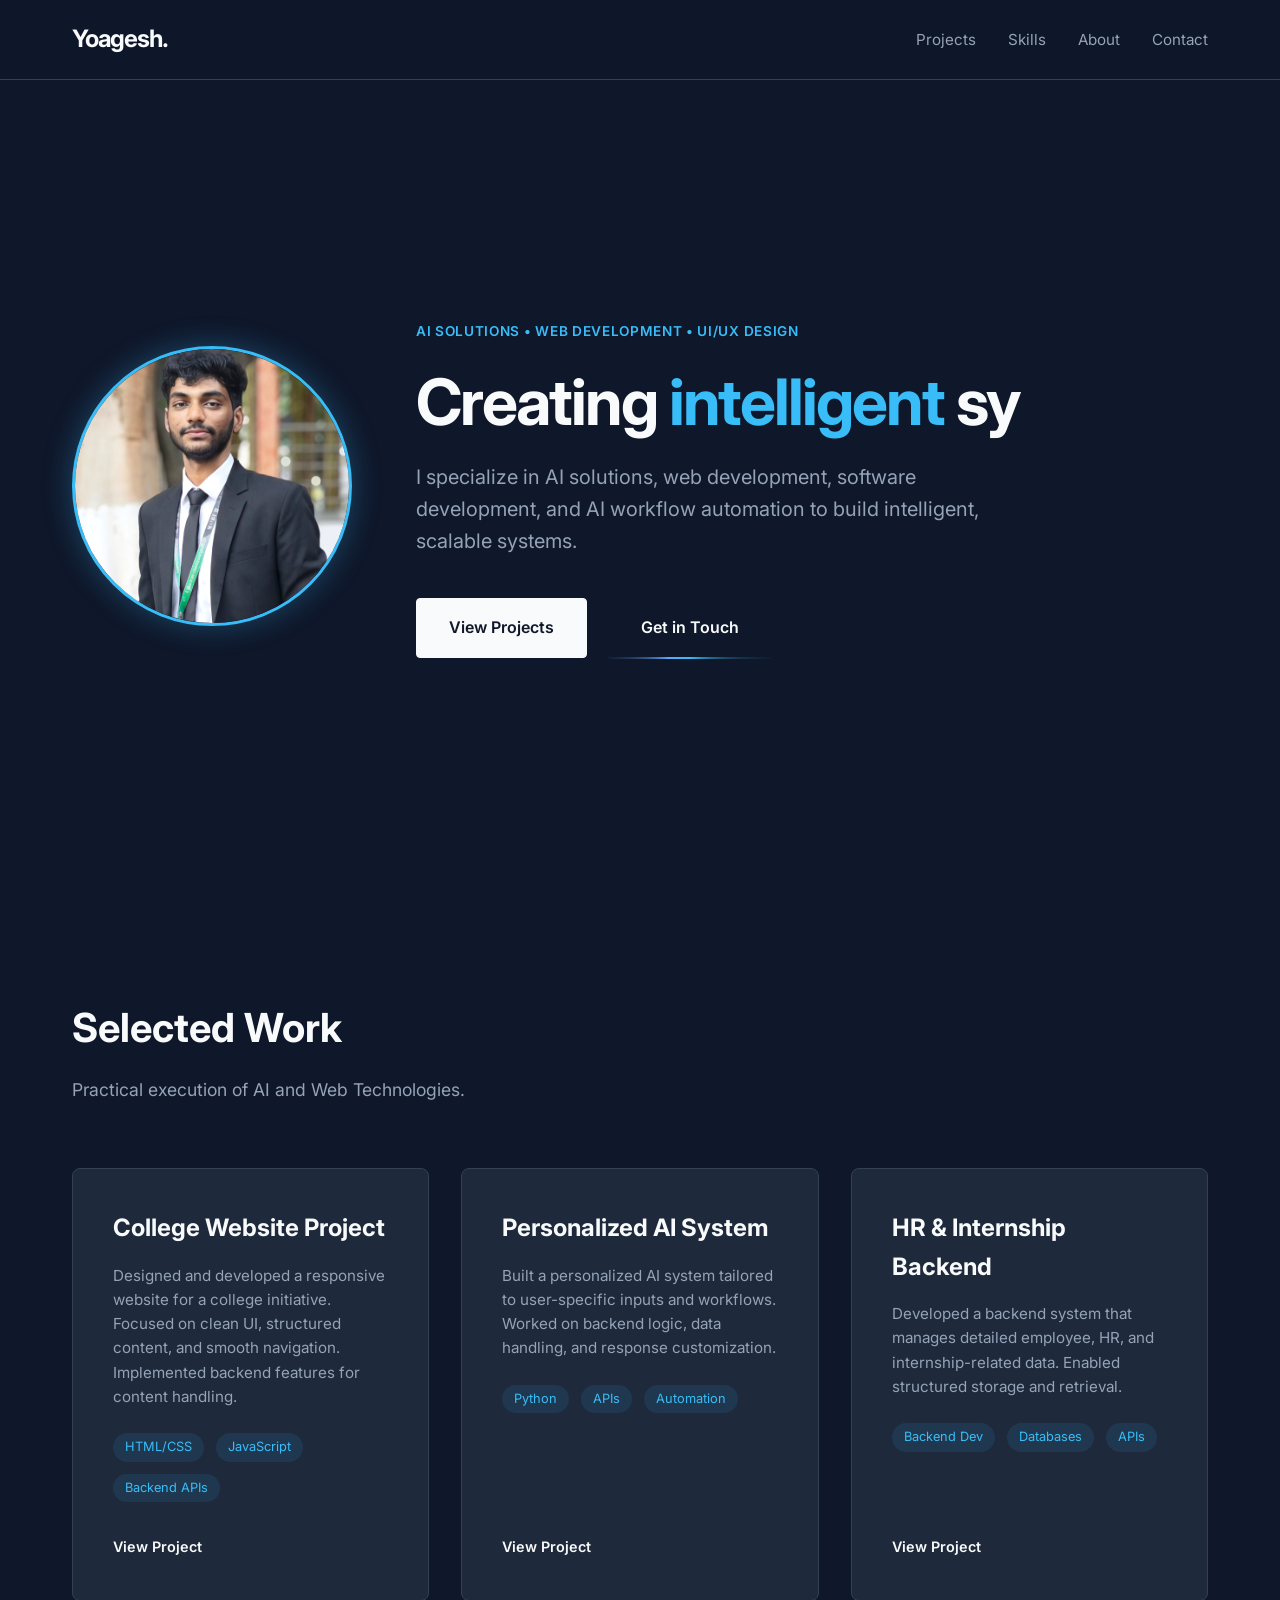
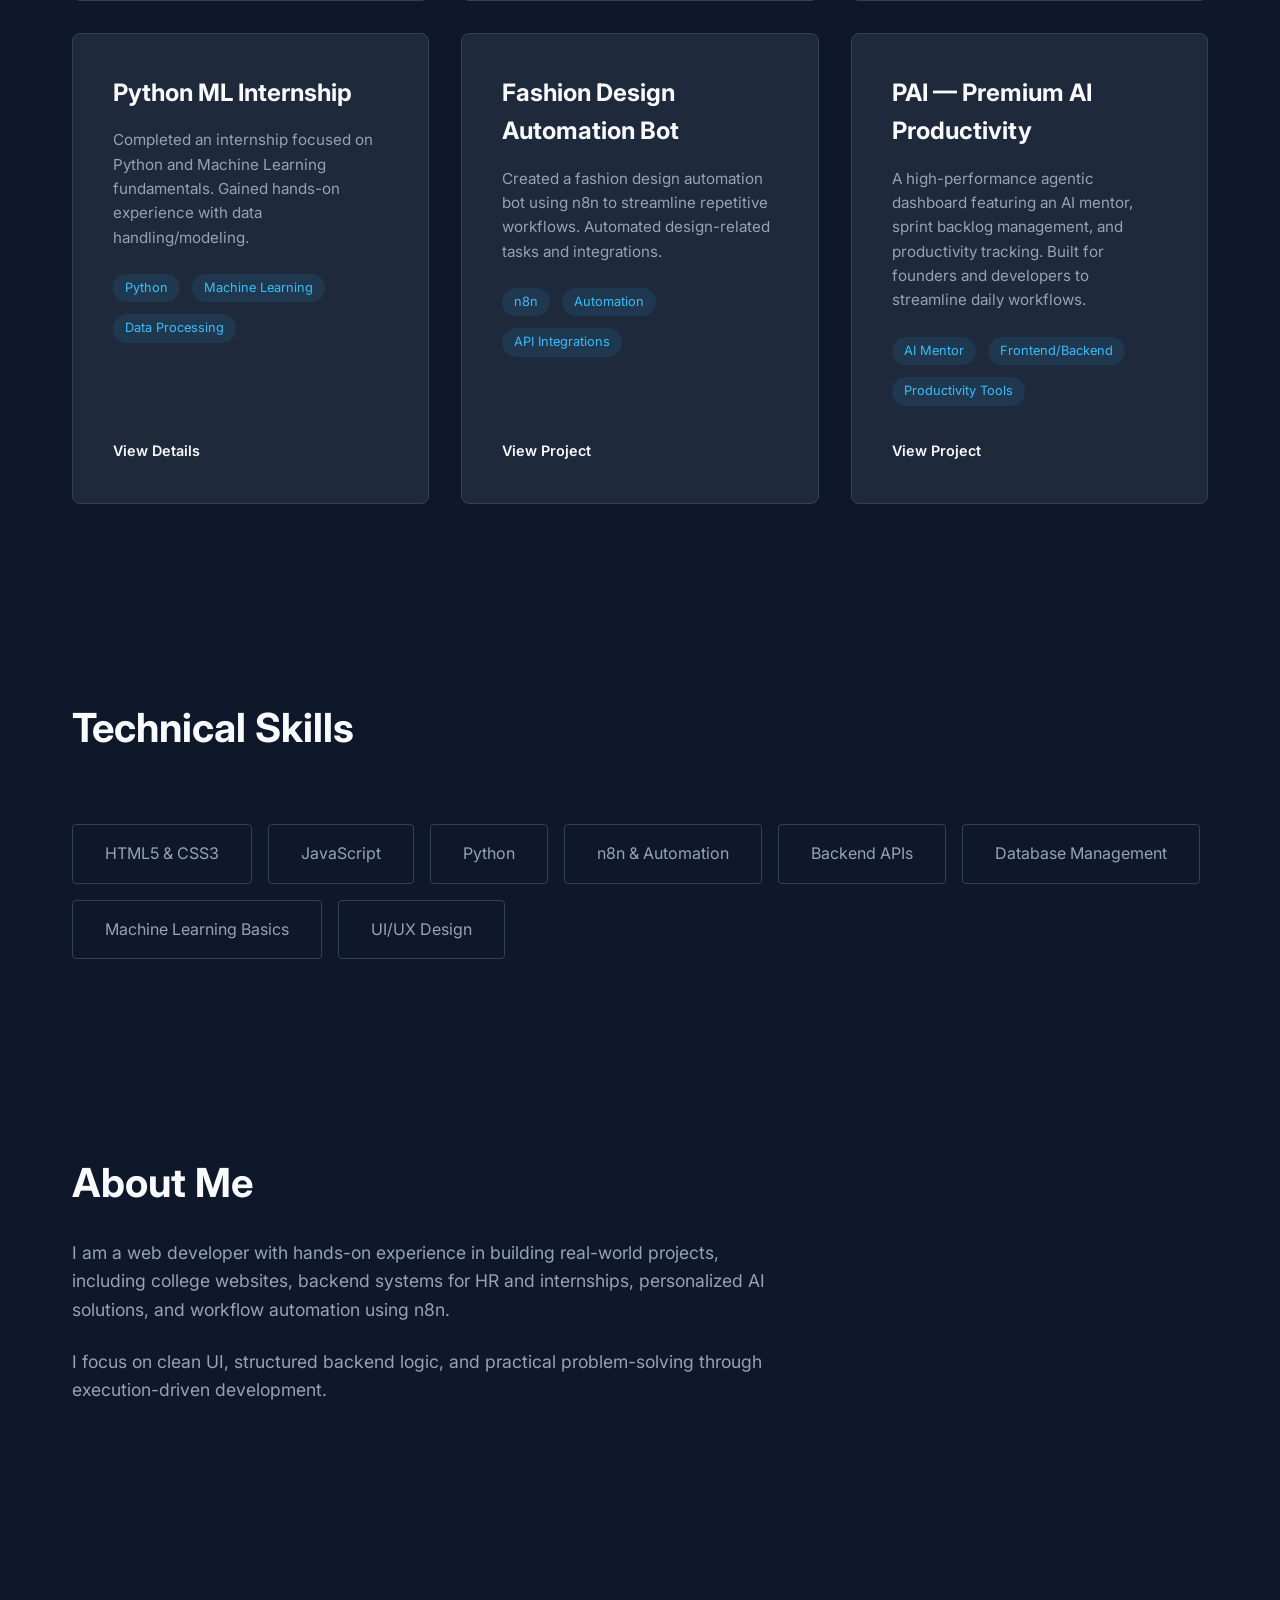
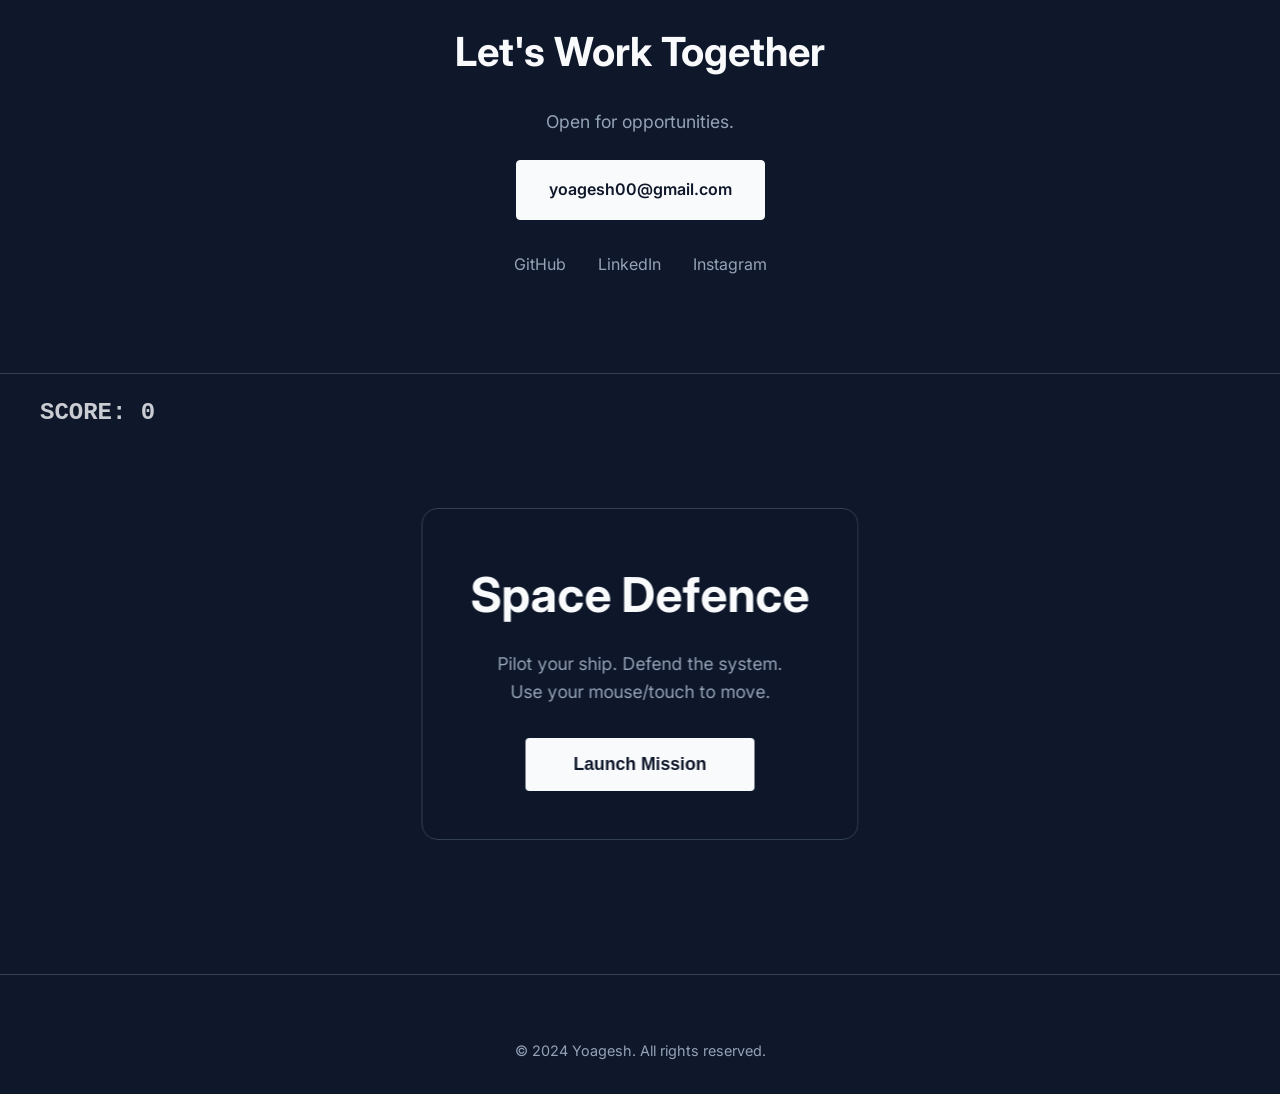
<file: index.html>
<!DOCTYPE html>
<html lang="en">

<head>
    <meta charset="UTF-8">
    <meta name="viewport" content="width=device-width, initial-scale=1.0">
    <meta name="description" content="Portfolio of Yoagesh, a web developer building intelligent systems.">
    <title>Yoagesh | Web Developer & UI Specialist</title>

    <!-- Fonts -->
    <link rel="preconnect" href="https://fonts.googleapis.com">
    <link rel="preconnect" href="https://fonts.gstatic.com" crossorigin>
    <link href="https://fonts.googleapis.com/css2?family=Inter:wght@300;400;600;700&display=swap" rel="stylesheet">

    <style>
        /* CSS Variables & Reset */
        :root {
            --bg-body: #0f172a;
            --bg-surface: #1e293b;
            --text-main: #f8fafc;
            --text-muted: #94a3b8;
            --accent: #38bdf8;
            --accent-hover: #0ea5e9;
            --border: #334155;

            --font-sans: 'Inter', sans-serif;
            --container-width: 1200px;
            --nav-height: 80px;
            --transition: all 0.3s cubic-bezier(0.4, 0, 0.2, 1);
        }

        * {
            margin: 0;
            padding: 0;
            box-sizing: border-box;
        }

        html {
            scroll-behavior: smooth;
        }

        body {
            background-color: var(--bg-body);
            color: var(--text-main);
            font-family: var(--font-sans);
            line-height: 1.6;
            -webkit-font-smoothing: antialiased;
            overflow-x: hidden;
        }

        a {
            text-decoration: none;
            color: inherit;
            transition: var(--transition);
        }

        ul {
            list-style: none;
        }

        /* Utilities */
        .container {
            max-width: var(--container-width);
            margin: 0 auto;
            padding: 0 2rem;
        }

        .section-padding {
            padding: 6rem 0;
        }

        .highlight {
            color: var(--accent);
        }

        /* Buttons */
        .btn-primary {
            display: inline-block;
            padding: 1rem 2rem;
            background-color: var(--text-main);
            color: var(--bg-body);
            font-weight: 600;
            border-radius: 4px;
            border: 1px solid var(--text-main);
        }

        .btn-primary:hover {
            background-color: transparent;
            color: var(--text-main);
        }

        .btn-secondary {
            display: inline-block;
            padding: 1rem 2rem;
            background-color: transparent;
            color: var(--text-main);
            font-weight: 600;
            border-radius: 4px;
            border: 2px solid transparent;
            margin-left: 1rem;
            position: relative;
            background-clip: padding-box;
        }

        .btn-secondary::before {
            content: '';
            position: absolute;
            inset: -2px;
            border-radius: 4px;
            padding: 2px;
            background: conic-gradient(from var(--angle),
                    transparent 0%,
                    transparent 30%,
                    var(--accent) 50%,
                    #60a5fa 60%,
                    transparent 70%,
                    transparent 100%);
            -webkit-mask: linear-gradient(#fff 0 0) content-box, linear-gradient(#fff 0 0);
            mask: linear-gradient(#fff 0 0) content-box, linear-gradient(#fff 0 0);
            -webkit-mask-composite: xor;
            mask-composite: exclude;
            animation: rotate 3s linear infinite;

        }



        .btn-secondary:hover {
            box-shadow: 0 0 20px rgba(56, 189, 248, 0.4);
        }

        @property --angle {
            syntax: '<angle>';
            initial-value: 0deg;
            inherits: false;
        }

        @keyframes rotate {
            0% {
                --angle: 0deg;
            }

            100% {
                --angle: 360deg;
            }
        }

        /* Nav */
        .navbar {
            position: fixed;
            top: 0;
            left: 0;
            width: 100%;
            height: var(--nav-height);
            background-color: rgba(15, 23, 42, 0.9);
            backdrop-filter: blur(10px);
            z-index: 1000;
            display: flex;
            align-items: center;
            border-bottom: 1px solid var(--border);
        }

        .nav-container {
            display: flex;
            justify-content: space-between;
            align-items: center;
            width: 100%;
        }

        .logo {
            font-size: 1.5rem;
            font-weight: 700;
            letter-spacing: -0.05em;
        }

        .nav-links {
            display: flex;
            gap: 2rem;
        }

        .nav-links a {
            color: var(--text-muted);
            font-size: 0.95rem;
        }

        .nav-links a:hover {
            color: var(--text-main);
        }

        .menu-toggle {
            display: none;
            flex-direction: column;
            gap: 6px;
            cursor: pointer;
        }

        .menu-toggle span {
            width: 24px;
            height: 2px;
            background-color: var(--text-main);
        }

        /* Hero */
        .hero {
            min-height: 100vh;
            display: flex;
            align-items: center;
            padding-top: var(--nav-height);
        }

        .hero-container {
            display: flex;
            align-items: center;
            gap: 4rem;
            width: 100%;
        }

        .hero-image {
            flex-shrink: 0;
        }

        .hero-image img {
            width: 280px;
            height: 280px;
            border-radius: 50%;
            object-fit: cover;
            border: 3px solid var(--accent);
            box-shadow: 0 0 30px rgba(56, 189, 248, 0.3);
        }

        .hero-text {
            flex: 1;
            max-width: 700px;
            text-align: left;
        }

        .eyebrow {
            display: block;
            color: var(--accent);
            font-weight: 600;
            margin-bottom: 1.5rem;
            letter-spacing: 0.05em;
            text-transform: uppercase;
            font-size: 0.85rem;
        }

        .hero h1 {
            font-size: 4rem;
            line-height: 1.1;
            font-weight: 700;
            margin-bottom: 1.5rem;
            letter-spacing: -0.03em;
        }

        .hero p {
            font-size: 1.25rem;
            color: var(--text-muted);
            max-width: 600px;
            margin-bottom: 2.5rem;
        }

        /* Projects */
        .section-header {
            margin-bottom: 4rem;
            max-width: 600px;
        }

        .section-header h2 {
            font-size: 2.5rem;
            margin-bottom: 1rem;
        }

        .section-header p {
            color: var(--text-muted);
            font-size: 1.1rem;
        }

        .project-grid {
            display: grid;
            grid-template-columns: repeat(auto-fit, minmax(350px, 1fr));
            gap: 2rem;
        }

        .project-card {
            background-color: var(--bg-surface);
            border: 1px solid var(--border);
            border-radius: 8px;
            padding: 2.5rem;
            transition: var(--transition);
            display: flex;
            flex-direction: column;
            justify-content: space-between;
            height: 100%;
        }

        .project-card:hover {
            transform: translateY(-5px);
            border-color: var(--accent);
        }

        .project-info h3 {
            font-size: 1.5rem;
            margin-bottom: 1rem;
        }

        .project-desc {
            color: var(--text-muted);
            margin-bottom: 1.5rem;
            font-size: 0.95rem;
        }

        .tech-stack {
            display: flex;
            gap: 0.75rem;
            margin-bottom: 2rem;
            flex-wrap: wrap;
        }

        .tech-stack li {
            font-size: 0.8rem;
            color: var(--accent);
            background-color: rgba(56, 189, 248, 0.1);
            padding: 0.25rem 0.75rem;
            border-radius: 100px;
        }

        .project-links a {
            font-weight: 600;
            font-size: 0.9rem;
        }

        .project-links a:hover {
            text-decoration: underline;
        }

        /* Skills */
        .skills-grid {
            display: flex;
            flex-wrap: wrap;
            gap: 1rem;
        }

        .skill-item {
            border: 1px solid var(--border);
            padding: 1rem 2rem;
            border-radius: 4px;
            color: var(--text-muted);
            transition: var(--transition);
        }

        .skill-item:hover {
            color: var(--text-main);
            border-color: var(--text-main);
            background-color: var(--bg-surface);
        }

        /* About & Contact */
        .about-text {
            max-width: 700px;
        }

        .about-text h2,
        .contact-content h2 {
            font-size: 2.5rem;
            margin-bottom: 1.5rem;
        }

        .about-text p,
        .contact-content p {
            color: var(--text-muted);
            margin-bottom: 1.5rem;
            font-size: 1.1rem;
        }

        .contact-content {
            text-align: center;
        }

        .social-links {
            margin-top: 2rem;
            display: flex;
            justify-content: center;
            gap: 2rem;
        }

        .social-links a {
            color: var(--text-muted);
        }

        .social-links a:hover {
            color: var(--text-main);
        }

        footer {
            padding: 4rem 0 2rem;
            border-top: 1px solid var(--border);
            color: var(--text-muted);
            font-size: 0.9rem;
            text-align: center;
        }

        /* Responsive */
        @media (max-width: 768px) {
            .hero h1 {
                font-size: 2.5rem;
            }

            .hero-container {
                flex-direction: column;
                gap: 2rem;
                text-align: center;
            }

            .hero-image img {
                width: 200px;
                height: 200px;
            }

            .hero-text {
                text-align: center;
            }

            .menu-toggle {
                display: flex;
            }

            .nav-links {
                position: absolute;
                top: var(--nav-height);
                left: 0;
                width: 100%;
                background-color: var(--bg-body);
                flex-direction: column;
                padding: 2rem;
                display: none;
                border-bottom: 1px solid var(--border);
            }

            .nav-links.active {
                display: flex;
            }

            .project-grid {
                grid-template-columns: 1fr;
            }

            .btn-secondary {
                margin-left: 0;
                margin-top: 1rem;
                display: block;
                width: 100%;
                text-align: center;
            }

            .btn-primary {
                display: block;
                width: 100%;
                text-align: center;
            }
        }

        /* Animations */
        .fade-in {
            opacity: 0;
            animation: fadeIn 0.8s ease-out forwards;
        }

        .fade-up {
            opacity: 0;
            transform: translateY(20px);
            transition: opacity 0.6s ease-out, transform 0.6s ease-out;
        }

        .fade-up.visible {
            opacity: 1;
            transform: translateY(0);
        }

        .delay-1 {
            animation-delay: 0.1s;
        }

        .delay-2 {
            animation-delay: 0.2s;
        }

        .delay-3 {
            animation-delay: 0.3s;
            transition-delay: 0.3s;
        }

        .delay-4 {
            animation-delay: 0.4s;
            transition-delay: 0.4s;
        }

        @keyframes fadeIn {
            to {
                opacity: 1;
            }
        }

        /* Typewriter Effect */
        .typewriter {
            overflow: hidden;
            border-right: 2px solid var(--accent);
            white-space: nowrap;
            animation: typing 3.5s steps(60, end), blink-caret 0.75s step-end infinite;
            display: inline-block;
        }

        @keyframes typing {
            from {
                width: 0;
            }

            to {
                width: 100%;
            }
        }

        @keyframes blink-caret {

            from,
            to {
                border-color: transparent;
            }

            50% {
                border-color: var(--accent);
            }
        }
    </style>
    <link rel="stylesheet" href="assets/css/game.css">
</head>

<body>

    <nav class="navbar">
        <div class="container nav-container">
            <a href="#" class="logo">Yoagesh.</a>
            <ul class="nav-links">
                <li><a href="#projects">Projects</a></li>
                <li><a href="#skills">Skills</a></li>
                <li><a href="#about">About</a></li>
                <li><a href="#contact">Contact</a></li>
            </ul>
            <div class="menu-toggle"><span></span><span></span><span></span></div>
        </div>
    </nav>

    <main>
        <!-- Hero -->
        <section id="hero" class="hero">
            <div class="container hero-container">
                <div class="hero-image fade-in">
                    <img src="assets/profile.png" alt="Yoagesh Profile">
                </div>
                <div class="hero-text">
                    <span class="eyebrow fade-in">AI Solutions • Web Development • UI/UX Design</span>
                    <h1 class="fade-in delay-1" id="typewriter-text">
                        <span class="typewriter-container"></span>
                    </h1>
                    <p class="fade-in delay-2">I specialize in AI solutions, web development, software development, and
                        AI
                        workflow automation to build intelligent, scalable systems.</p>
                    <div class="cta-group fade-in delay-3">
                        <a href="#projects" class="btn-primary">View Projects</a>
                        <a href="#contact" class="btn-secondary">Get in Touch</a>
                    </div>
                </div>
            </div>
        </section>

        <!-- Projects -->
        <section id="projects" class="section-padding">
            <div class="container">
                <div class="section-header fade-up">
                    <h2>Selected Work</h2>
                    <p>Practical execution of AI and Web Technologies.</p>
                </div>
                <div class="project-grid">

                    <!-- 1. College Website -->
                    <article class="project-card fade-up">
                        <div class="project-info">
                            <h3>College Website Project</h3>
                            <p class="project-desc">Designed and developed a responsive website for a college
                                initiative. Focused on clean UI, structured content, and smooth navigation. Implemented
                                backend features for content handling.</p>
                            <ul class="tech-stack">
                                <li>HTML/CSS</li>
                                <li>JavaScript</li>
                                <li>Backend APIs</li>
                            </ul>
                        </div>
                        <div class="project-links"><a href="https://idea2026.drsnsrcas.ac.in/#themes-section"
                                target="_blank">View Project</a></div>
                    </article>

                    <!-- 2. Personalized AI System -->
                    <article class="project-card fade-up delay-1">
                        <div class="project-info">
                            <h3>Personalized AI System</h3>
                            <p class="project-desc">Built a personalized AI system tailored to user-specific inputs and
                                workflows. Worked on backend logic, data handling, and response customization.</p>
                            <ul class="tech-stack">
                                <li>Python</li>
                                <li>APIs</li>
                                <li>Automation</li>
                            </ul>
                        </div>
                        <div class="project-links"><a
                                href="https://github.com/Yoagesh7/Partner_AI/graphs/commit-activity"
                                target="_blank">View Project</a></div>
                    </article>

                    <!-- 3. HR Backend -->
                    <article class="project-card fade-up delay-2">
                        <div class="project-info">
                            <h3>HR & Internship Backend</h3>
                            <p class="project-desc">Developed a backend system that manages detailed employee, HR, and
                                internship-related data. Enabled structured storage and retrieval.</p>
                            <ul class="tech-stack">
                                <li>Backend Dev</li>
                                <li>Databases</li>
                                <li>APIs</li>
                            </ul>
                        </div>
                        <div class="project-links"><a href="#">View Project</a></div>
                    </article>

                    <!-- 4. ML Internship -->
                    <article class="project-card fade-up delay-3">
                        <div class="project-info">
                            <h3>Python ML Internship</h3>
                            <p class="project-desc">Completed an internship focused on Python and Machine Learning
                                fundamentals. Gained hands-on experience with data handling/modeling.</p>
                            <ul class="tech-stack">
                                <li>Python</li>
                                <li>Machine Learning</li>
                                <li>Data Processing</li>
                            </ul>
                        </div>
                        <div class="project-links"><a href="#">View Details</a></div>
                    </article>

                    <!-- 5. Fashion Bot -->
                    <article class="project-card fade-up delay-4">
                        <div class="project-info">
                            <h3>Fashion Design Automation Bot</h3>
                            <p class="project-desc">Created a fashion design automation bot using n8n to streamline
                                repetitive workflows. Automated design-related tasks and integrations.</p>
                            <ul class="tech-stack">
                                <li>n8n</li>
                                <li>Automation</li>
                                <li>API Integrations</li>
                            </ul>
                        </div>
                        <div class="project-links"><a href="#">View Project</a></div>
                    </article>

                    <!-- 6. PAI Project -->
                    <article class="project-card fade-up delay-1">
                        <div class="project-info">
                            <h3>PAI — Premium AI Productivity</h3>
                            <p class="project-desc">A high-performance agentic dashboard featuring an AI mentor, sprint
                                backlog management, and productivity tracking. Built for founders and developers to
                                streamline daily workflows.</p>
                            <ul class="tech-stack">
                                <li>AI Mentor</li>
                                <li>Frontend/Backend</li>
                                <li>Productivity Tools</li>
                            </ul>
                        </div>
                        <div class="project-links"><a href="pai/frontend/index.html" target="_blank">View Project</a>
                        </div>
                    </article>

                </div>
            </div>
        </section>

        <!-- Skills -->
        <section id="skills" class="section-padding">
            <div class="container">
                <div class="section-header fade-up">
                    <h2>Technical Skills</h2>
                </div>
                <div class="skills-grid fade-up">
                    <div class="skill-item">HTML5 & CSS3</div>
                    <div class="skill-item">JavaScript</div>
                    <div class="skill-item">Python</div>
                    <div class="skill-item">n8n & Automation</div>
                    <div class="skill-item">Backend APIs</div>
                    <div class="skill-item">Database Management</div>
                    <div class="skill-item">Machine Learning Basics</div>
                    <div class="skill-item">UI/UX Design</div>
                </div>
            </div>
        </section>

        <!-- About -->
        <section id="about" class="section-padding">
            <div class="container">
                <div class="about-text fade-up">
                    <h2>About Me</h2>
                    <p>I am a web developer with hands-on experience in building real-world projects, including college
                        websites, backend systems for HR and internships, personalized AI solutions, and workflow
                        automation using n8n.</p>
                    <p>I focus on clean UI, structured backend logic, and practical problem-solving through
                        execution-driven development.</p>
                </div>
            </div>
        </section>

        <!-- Contact -->
        <section id="contact" class="section-padding">
            <div class="container">
                <div class="contact-content fade-up">
                    <h2>Let's Work Together</h2>
                    <p>Open for opportunities.</p>
                    <a href="mailto:yoagesh00@gmail.com" class="btn-primary">yoagesh00@gmail.com</a>
                    <div class="social-links">
                        <a href="https://github.com/Yoagesh7" target="_blank">GitHub</a>
                        <a href="https://www.linkedin.com/in/yoagesh-s-899463379/" target="_blank">LinkedIn</a>
                        <a href="https://www.instagram.com/___.cosmos.__.7.__?igsh=MTZxNDR1cmY4c3ZtYQ=="
                            target="_blank">Instagram</a>
                    </div>
                </div>
            </div>
        </section>
    </main>

    <!-- Fun Zone: Space Shooter -->
    <section id="fun-zone">
        <div class="game-container">
            <canvas id="gameCanvas"></canvas>

            <div class="game-ui">
                <div class="score">SCORE: <span id="scoreValue">0</span></div>
            </div>

            <div class="start-screen" id="startScreen">
                <h2>Space Defence</h2>
                <p>Pilot your ship. Defend the system.<br>Use your mouse/touch to move.</p>
                <button id="startGameBtn" class="btn-start">Launch Mission</button>
            </div>
        </div>
    </section>

    <footer>
        <div class="container">
            <p>&copy; 2024 Yoagesh. All rights reserved.</p>
        </div>
    </footer>

    <script>
        document.addEventListener('DOMContentLoaded', () => {
            // Typewriter Effect
            const text = "Creating <span class='highlight'>intelligent</span> systems with <span class='highlight'>intuitive</span> interfaces.";
            const container = document.querySelector('.typewriter-container');
            let index = 0;
            let currentHTML = '';
            let insideTag = false;
            let currentTag = '';

            function typeWriter() {
                if (index < text.length) {
                    const char = text[index];

                    if (char === '<') {
                        insideTag = true;
                        currentTag = char;
                    } else if (char === '>') {
                        insideTag = false;
                        currentTag += char;
                        currentHTML += currentTag;
                        container.innerHTML = currentHTML;
                        currentTag = '';
                        index++;
                        setTimeout(typeWriter, 0);
                        return;
                    } else if (insideTag) {
                        currentTag += char;
                    } else {
                        currentHTML += char;
                        container.innerHTML = currentHTML;
                    }

                    index++;
                    setTimeout(typeWriter, insideTag ? 0 : 50);
                }
            }

            setTimeout(typeWriter, 500);

            // Menu
            const toggle = document.querySelector('.menu-toggle');
            const nav = document.querySelector('.nav-links');
            if (toggle) toggle.addEventListener('click', () => nav.classList.toggle('active'));

            // Smooth Scroll
            document.querySelectorAll('a[href^="#"]').forEach(anchor => {
                anchor.addEventListener('click', function (e) {
                    e.preventDefault();
                    document.querySelector(this.getAttribute('href')).scrollIntoView({ behavior: 'smooth' });
                    nav.classList.remove('active');
                });
            });

            // Fade Up
            const observer = new IntersectionObserver((entries) => {
                entries.forEach(entry => {
                    if (entry.isIntersecting) {
                        entry.target.classList.add('visible');
                        observer.unobserve(entry.target);
                    }
                });
            }, { threshold: 0.1 });
            document.querySelectorAll('.fade-up').forEach(el => observer.observe(el));
        });
    </script>
    <script src="assets/js/game.js"></script>
</body>

</html>
</file>
<file: assets/css/game.css>
/* Game Section */
#fun-zone {
    background-color: #0f172a;
    /* Match body bg for seamless look */
    padding: 0;
    position: relative;
    overflow: hidden;
    border-top: 1px solid var(--border);
}

.game-container {
    width: 100%;
    height: 600px;
    /* Fixed height for the game view */
    position: relative;
    display: flex;
    justify-content: center;
    align-items: center;
}

canvas {
    display: block;
    width: 100%;
    height: 100%;
    cursor: none;
    /* Hide cursor for immersion */
}

/* UI Overlay */
.game-ui {
    position: absolute;
    top: 20px;
    left: 40px;
    pointer-events: none;
    z-index: 10;
}

.score {
    font-size: 1.5rem;
    font-weight: 700;
    color: var(--text-main);
    font-family: 'Courier New', monospace;
    /* Tech feel */
    opacity: 0.8;
}

.start-screen {
    position: absolute;
    top: 50%;
    left: 50%;
    transform: translate(-50%, -50%);
    text-align: center;
    z-index: 20;
    background: rgba(15, 23, 42, 0.85);
    /* Semi-transparent background */
    backdrop-filter: blur(8px);
    padding: 3rem;
    border-radius: 16px;
    border: 1px solid var(--border);
}

.start-screen h2 {
    font-size: 3rem;
    margin-bottom: 1rem;
    color: var(--text-main);
}

.start-screen p {
    color: var(--text-muted);
    margin-bottom: 2rem;
    font-size: 1.1rem;
}

.btn-start {
    background: var(--text-main);
    color: var(--bg-body);
    padding: 1rem 3rem;
    border: none;
    font-size: 1.1rem;
    font-weight: 700;
    cursor: pointer;
    border-radius: 4px;
    transition: transform 0.2s, box-shadow 0.2s;
}

.btn-start:hover {
    transform: translateY(-2px);
    box-shadow: 0 0 20px rgba(255, 255, 255, 0.3);
}
</file>
